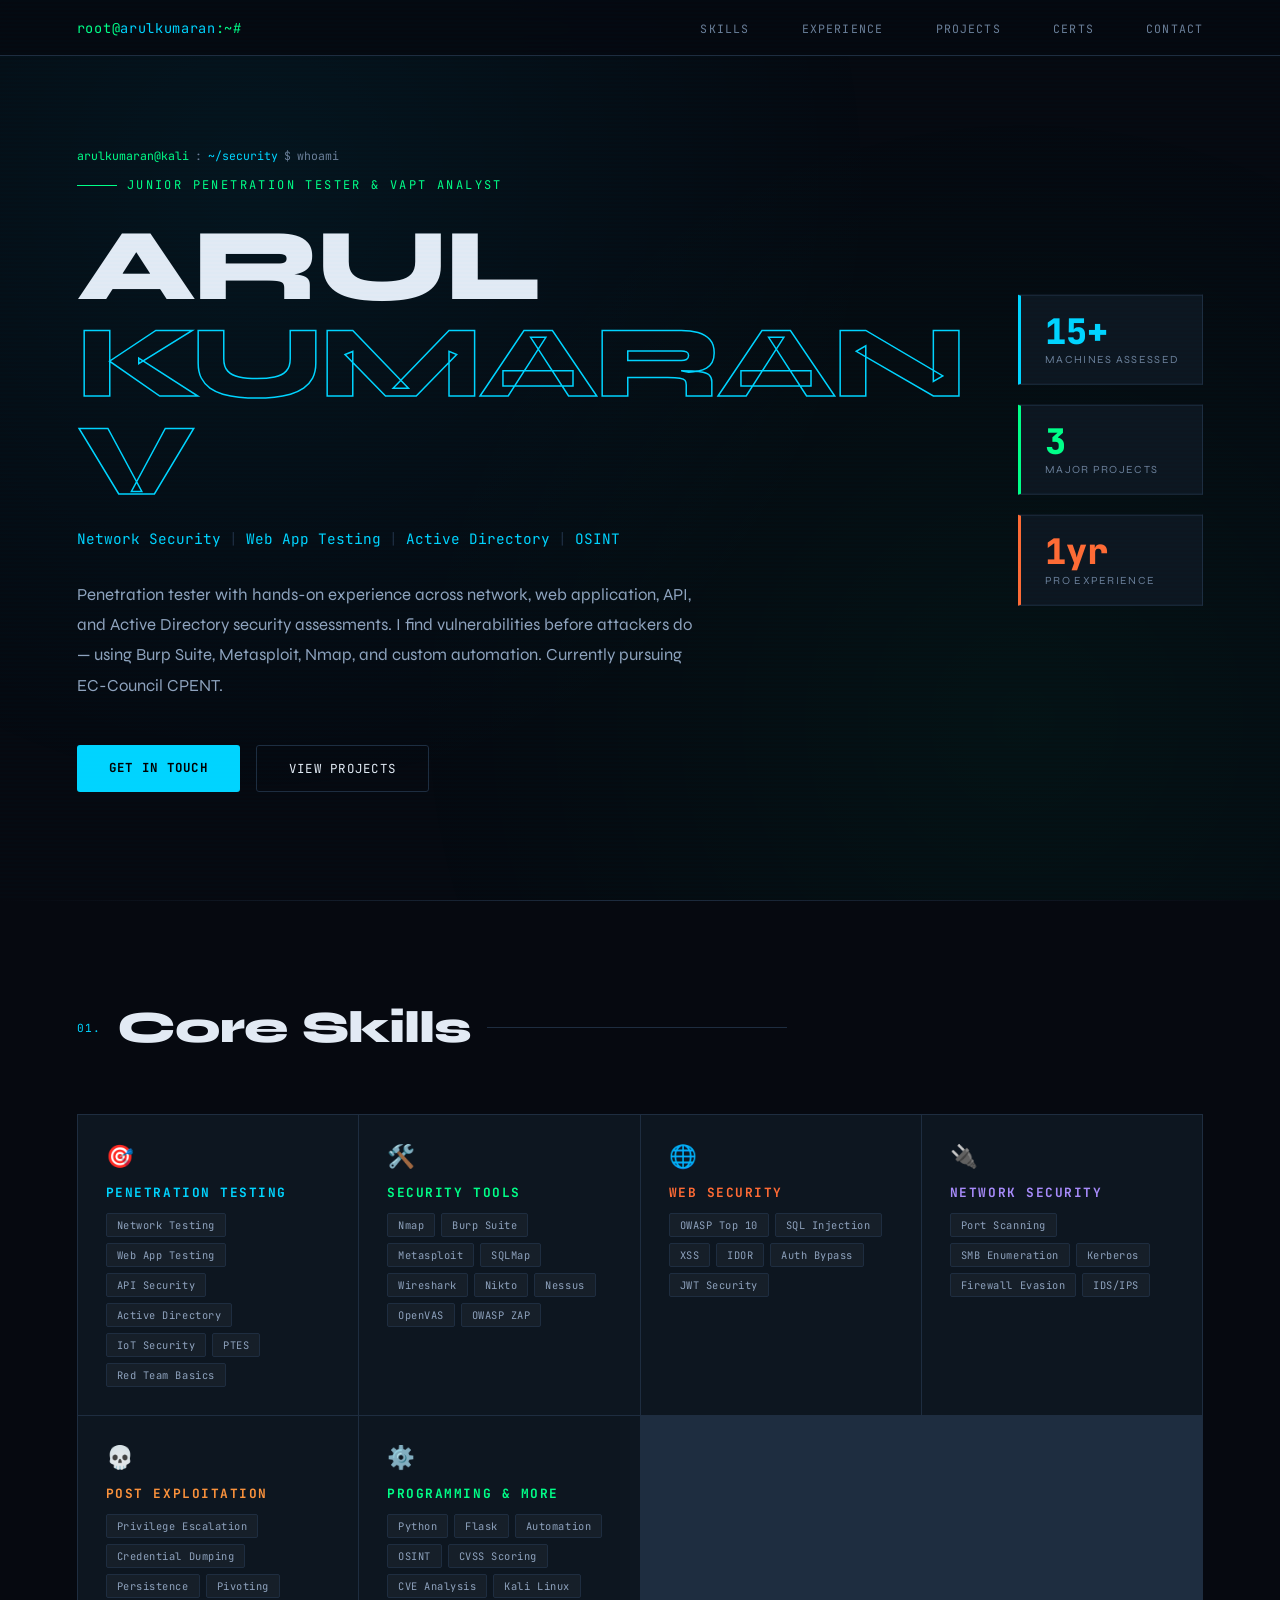
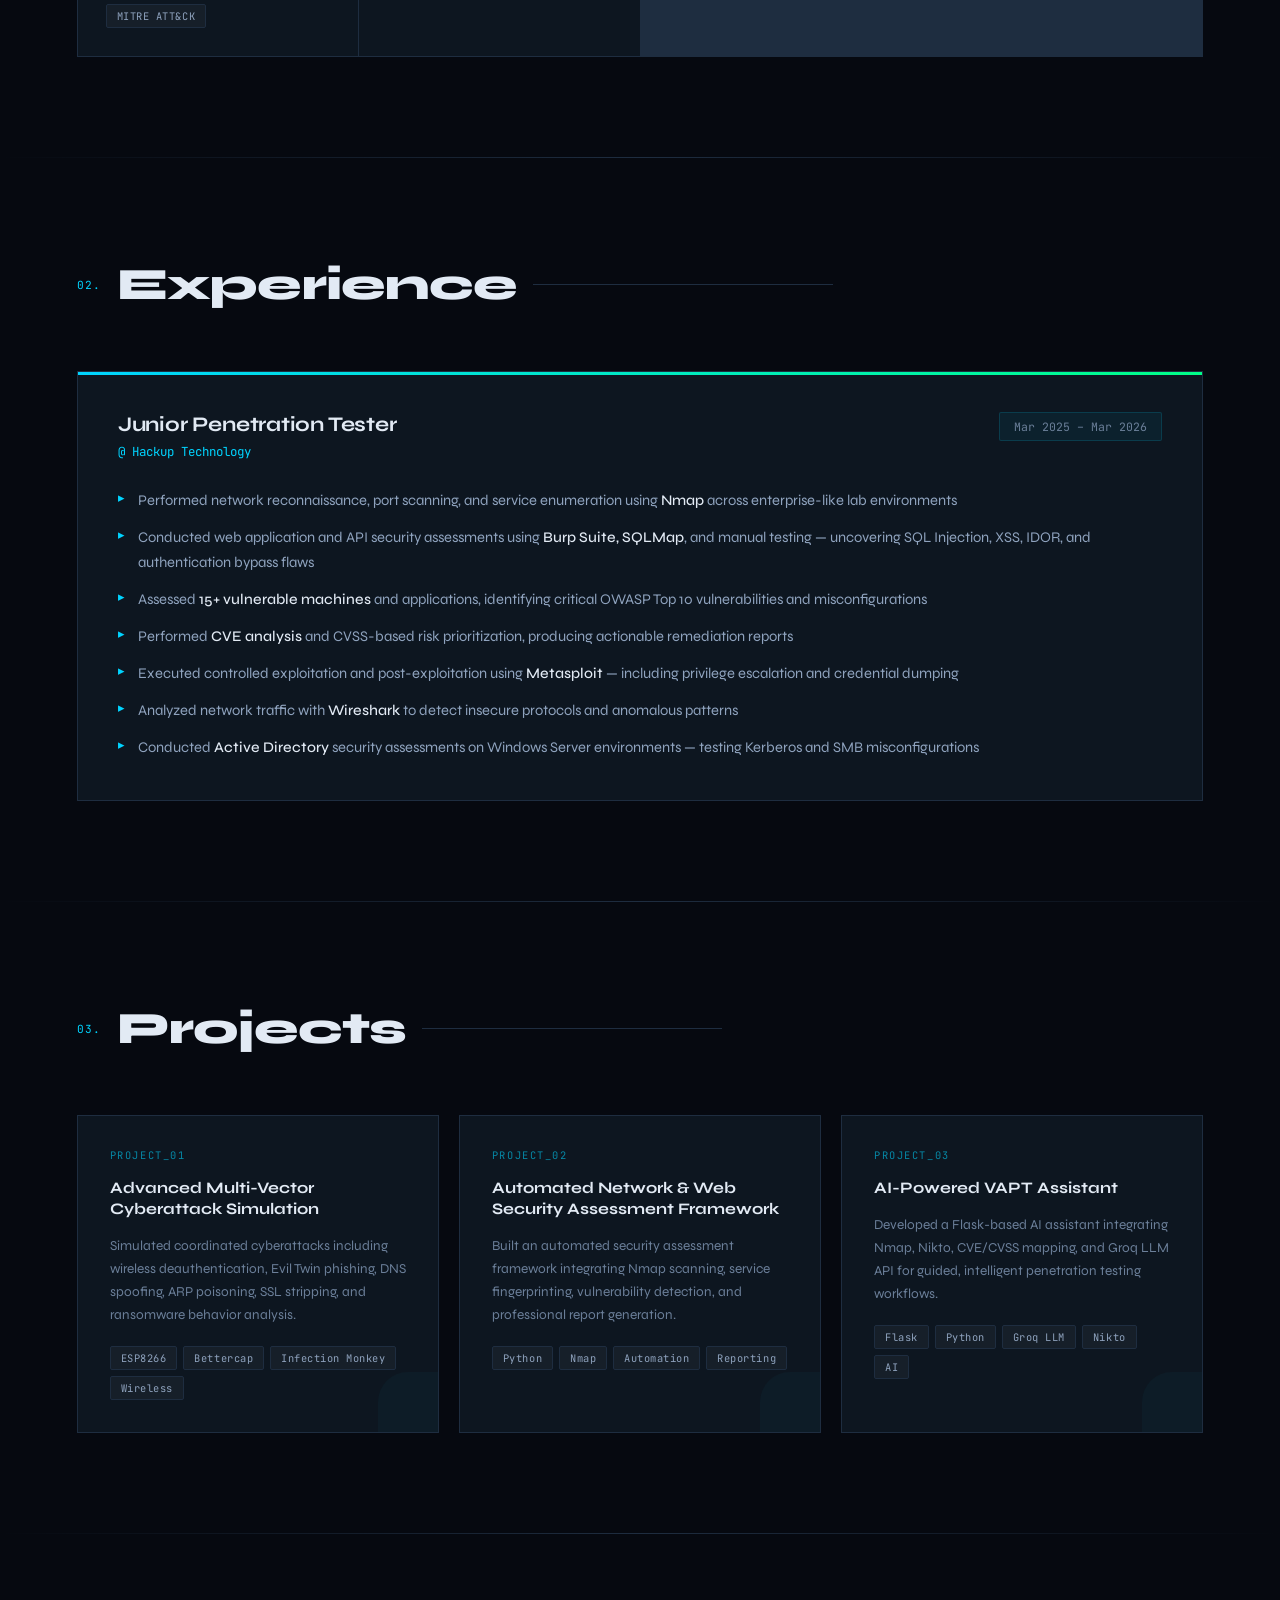
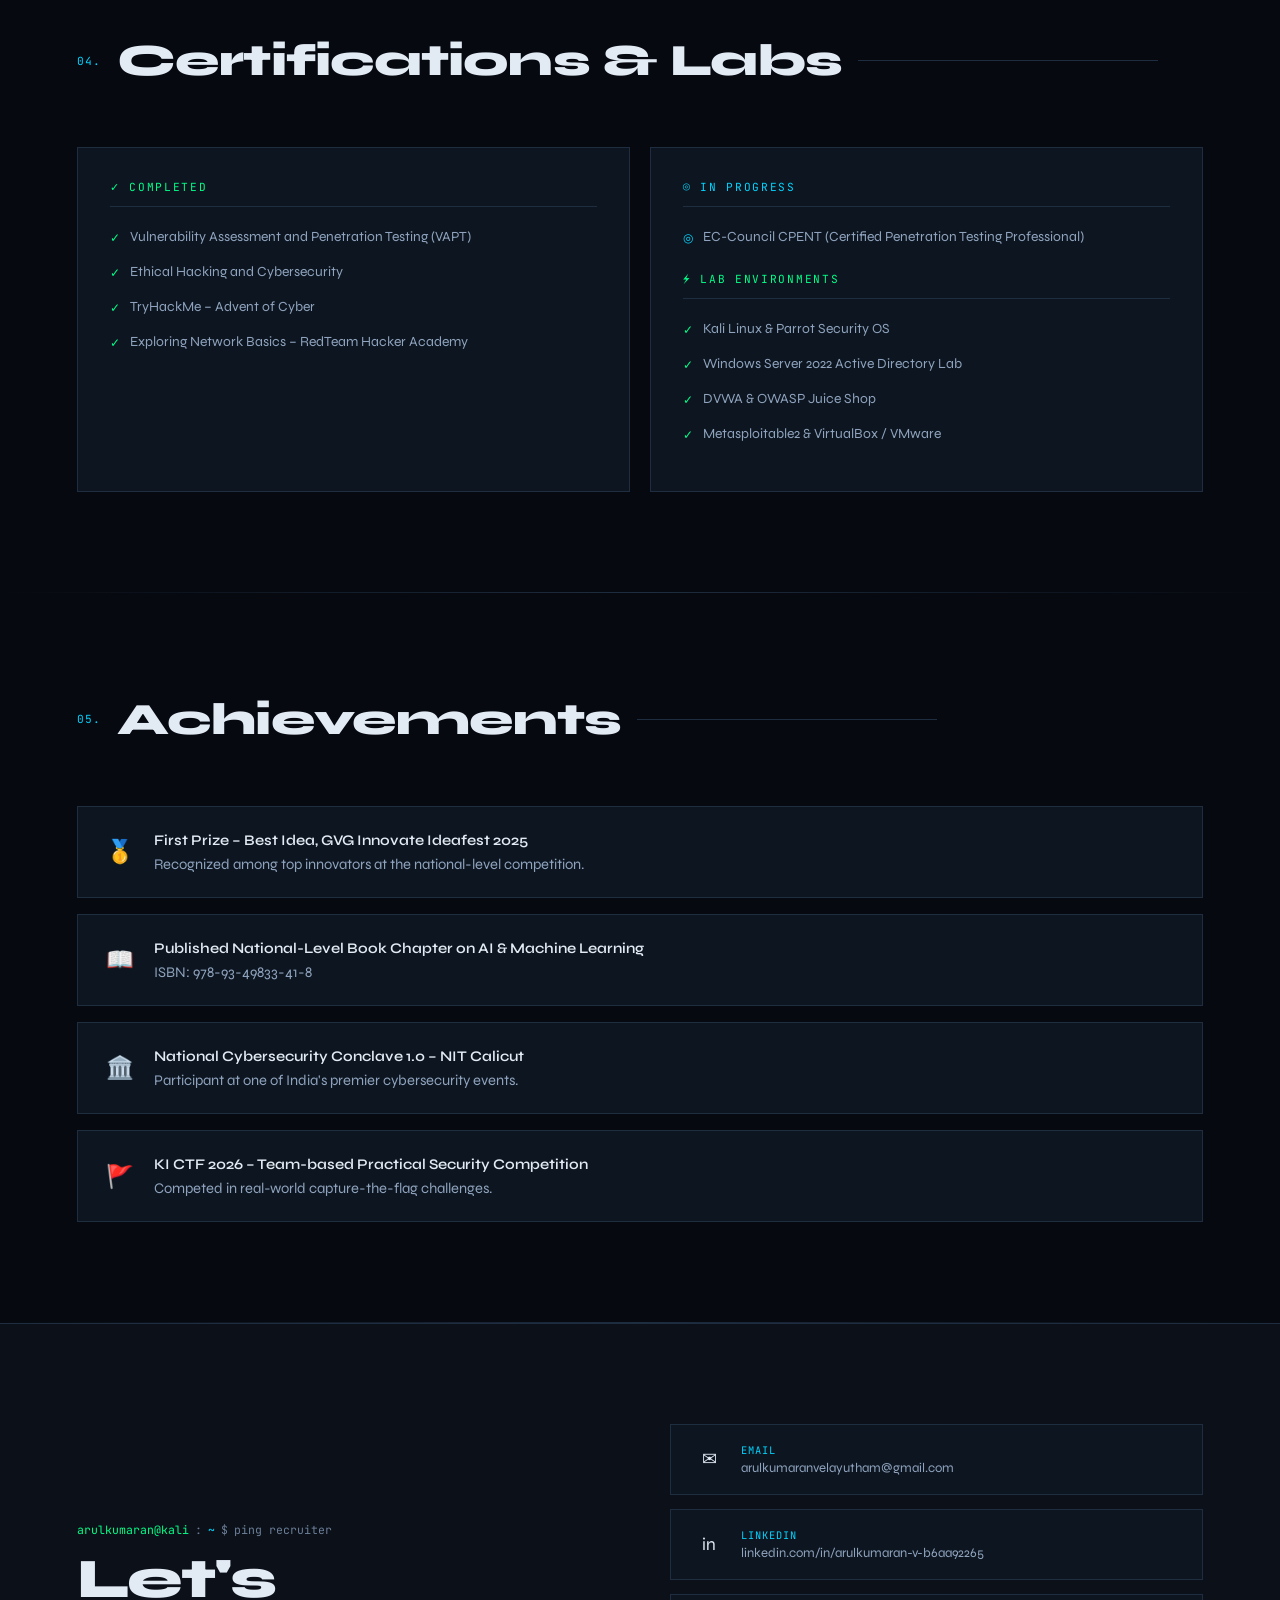
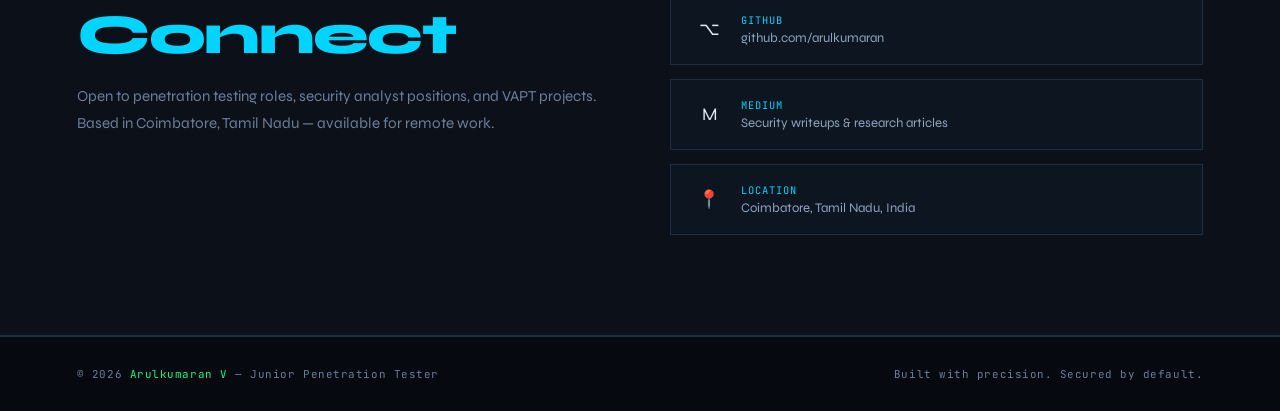
<file: index.html>
<!DOCTYPE html>
<html lang="en">
<head>
<meta charset="UTF-8">
<meta name="viewport" content="width=device-width, initial-scale=1.0">
<title>Arulkumaran  — Penetration Tester</title>
<link href="https://fonts.googleapis.com/css2?family=JetBrains+Mono:wght@300;400;500;700&family=Syne:wght@400;500;700;800&display=swap" rel="stylesheet">
<style>
:root {
  --bg: #060910;
  --bg2: #0c1018;
  --bg3: #111827;
  --border: #1e2d40;
  --accent: #00d4ff;
  --accent2: #00ff88;
  --accent3: #ff6b35;
  --text: #e2eaf4;
  --muted: #6b7f99;
  --card: #0d1620;
}

* { margin: 0; padding: 0; box-sizing: border-box; scroll-behavior: smooth; }

body {
  background: var(--bg);
  color: var(--text);
  font-family: 'Syne', sans-serif;
  overflow-x: hidden;
}

/* Scanline overlay */
body::before {
  content: '';
  position: fixed;
  inset: 0;
  background: repeating-linear-gradient(0deg, transparent, transparent 2px, rgba(0,212,255,0.012) 2px, rgba(0,212,255,0.012) 4px);
  pointer-events: none;
  z-index: 9999;
}

/* Grid noise background */
body::after {
  content: '';
  position: fixed;
  inset: 0;
  background-image: radial-gradient(circle at 20% 20%, rgba(0,212,255,0.06) 0%, transparent 50%), radial-gradient(circle at 80% 80%, rgba(0,255,136,0.04) 0%, transparent 50%);
  pointer-events: none;
  z-index: 0;
}

/* NAV */
nav {
  position: fixed;
  top: 0; width: 100%;
  z-index: 1000;
  padding: 18px 6%;
  display: flex;
  justify-content: space-between;
  align-items: center;
  background: rgba(6,9,16,0.85);
  backdrop-filter: blur(20px);
  border-bottom: 1px solid var(--border);
}

.nav-logo {
  font-family: 'JetBrains Mono', monospace;
  font-size: 0.85rem;
  color: var(--accent);
  letter-spacing: 0.05em;
}

.nav-logo span { color: var(--accent2); }

.nav-links {
  display: flex;
  list-style: none;
  gap: 32px;
}

.nav-links a {
  font-family: 'JetBrains Mono', monospace;
  font-size: 0.72rem;
  color: var(--muted);
  text-decoration: none;
  letter-spacing: 0.1em;
  text-transform: uppercase;
  transition: color 0.2s;
  position: relative;
}

.nav-links a::before {
  content: '//';
  color: var(--accent);
  margin-right: 4px;
  opacity: 0;
  transition: opacity 0.2s;
}

.nav-links a:hover { color: var(--text); }
.nav-links a:hover::before { opacity: 1; }

/* HERO */
.hero {
  min-height: 100vh;
  display: flex;
  align-items: center;
  padding: 100px 6% 60px;
  position: relative;
  z-index: 1;
}

.hero-inner {
  max-width: 900px;
}

.hero-tag {
  font-family: 'JetBrains Mono', monospace;
  font-size: 0.75rem;
  color: var(--accent2);
  letter-spacing: 0.2em;
  text-transform: uppercase;
  margin-bottom: 24px;
  display: flex;
  align-items: center;
  gap: 10px;
}

.hero-tag::before {
  content: '';
  display: inline-block;
  width: 40px; height: 1px;
  background: var(--accent2);
}

.hero h1 {
  font-size: clamp(3rem, 8vw, 6.5rem);
  font-weight: 800;
  line-height: 0.95;
  letter-spacing: -0.03em;
  margin-bottom: 20px;
}

.hero h1 .name-line {
  display: block;
}

.hero h1 .highlight {
  color: transparent;
  -webkit-text-stroke: 1.5px var(--accent);
  position: relative;
}

.hero-subtitle {
  font-family: 'JetBrains Mono', monospace;
  font-size: 0.9rem;
  color: var(--muted);
  margin-bottom: 32px;
  display: flex;
  align-items: center;
  gap: 8px;
  flex-wrap: wrap;
}

.hero-subtitle .pipe { color: var(--border); }
.hero-subtitle .role { color: var(--accent); }

.hero-bio {
  font-size: 1.05rem;
  color: #8fa3be;
  line-height: 1.8;
  max-width: 620px;
  margin-bottom: 44px;
  font-weight: 400;
}

.hero-cta {
  display: flex;
  gap: 16px;
  flex-wrap: wrap;
}

.btn-primary {
  padding: 14px 32px;
  background: var(--accent);
  color: #000;
  text-decoration: none;
  font-family: 'JetBrains Mono', monospace;
  font-size: 0.78rem;
  font-weight: 700;
  letter-spacing: 0.1em;
  text-transform: uppercase;
  border-radius: 3px;
  transition: all 0.2s;
}

.btn-primary:hover {
  background: var(--accent2);
  transform: translateY(-2px);
}

.btn-outline {
  padding: 14px 32px;
  background: transparent;
  color: var(--text);
  text-decoration: none;
  font-family: 'JetBrains Mono', monospace;
  font-size: 0.78rem;
  letter-spacing: 0.1em;
  text-transform: uppercase;
  border-radius: 3px;
  border: 1px solid var(--border);
  transition: all 0.2s;
}

.btn-outline:hover {
  border-color: var(--accent);
  color: var(--accent);
}

/* Floating stats */
.hero-stats {
  position: absolute;
  right: 6%;
  top: 50%;
  transform: translateY(-50%);
  display: flex;
  flex-direction: column;
  gap: 20px;
}

.stat-box {
  background: var(--card);
  border: 1px solid var(--border);
  border-left: 3px solid var(--accent);
  padding: 18px 24px;
  min-width: 160px;
}

.stat-box .num {
  font-size: 2.2rem;
  font-weight: 800;
  color: var(--accent);
  line-height: 1;
  font-family: 'JetBrains Mono', monospace;
}

.stat-box .label {
  font-size: 0.68rem;
  color: var(--muted);
  text-transform: uppercase;
  letter-spacing: 0.12em;
  margin-top: 4px;
}

.stat-box:nth-child(2) { border-left-color: var(--accent2); }
.stat-box:nth-child(2) .num { color: var(--accent2); }
.stat-box:nth-child(3) { border-left-color: var(--accent3); }
.stat-box:nth-child(3) .num { color: var(--accent3); }

/* SECTIONS */
section {
  padding: 100px 6%;
  position: relative;
  z-index: 1;
}

.section-header {
  display: flex;
  align-items: center;
  gap: 16px;
  margin-bottom: 60px;
}

.section-num {
  font-family: 'JetBrains Mono', monospace;
  font-size: 0.7rem;
  color: var(--accent);
  letter-spacing: 0.1em;
}

.section-title {
  font-size: clamp(1.8rem, 4vw, 2.8rem);
  font-weight: 800;
  letter-spacing: -0.02em;
}

.section-line {
  flex: 1;
  height: 1px;
  background: var(--border);
  max-width: 300px;
}

/* SKILLS */
.skills-grid {
  display: grid;
  grid-template-columns: repeat(auto-fit, minmax(260px, 1fr));
  gap: 1px;
  background: var(--border);
  border: 1px solid var(--border);
}

.skill-cell {
  background: var(--card);
  padding: 28px;
  transition: background 0.2s;
  position: relative;
  overflow: hidden;
}

.skill-cell::before {
  content: '';
  position: absolute;
  top: 0; left: 0;
  width: 3px; height: 0;
  background: var(--accent);
  transition: height 0.3s;
}

.skill-cell:hover::before { height: 100%; }
.skill-cell:hover { background: var(--bg3); }

.skill-cell:nth-child(2)::before { background: var(--accent2); }
.skill-cell:nth-child(3)::before { background: var(--accent3); }
.skill-cell:nth-child(4)::before { background: #a78bfa; }
.skill-cell:nth-child(5)::before { background: #fb923c; }
.skill-cell:nth-child(6)::before { background: var(--accent2); }

.skill-icon {
  font-size: 1.4rem;
  margin-bottom: 14px;
}

.skill-cell h3 {
  font-size: 0.8rem;
  font-weight: 700;
  text-transform: uppercase;
  letter-spacing: 0.12em;
  color: var(--accent);
  margin-bottom: 12px;
  font-family: 'JetBrains Mono', monospace;
}

.skill-cell:nth-child(2) h3 { color: var(--accent2); }
.skill-cell:nth-child(3) h3 { color: var(--accent3); }
.skill-cell:nth-child(4) h3 { color: #a78bfa; }
.skill-cell:nth-child(5) h3 { color: #fb923c; }
.skill-cell:nth-child(6) h3 { color: var(--accent2); }

.skill-tags {
  display: flex;
  flex-wrap: wrap;
  gap: 6px;
}

.tag {
  font-family: 'JetBrains Mono', monospace;
  font-size: 0.65rem;
  padding: 4px 10px;
  background: rgba(255,255,255,0.04);
  border: 1px solid var(--border);
  border-radius: 2px;
  color: #8fa3be;
  letter-spacing: 0.05em;
}

/* EXPERIENCE */
.exp-block {
  background: var(--card);
  border: 1px solid var(--border);
  padding: 40px;
  position: relative;
  overflow: hidden;
}

.exp-block::before {
  content: '';
  position: absolute;
  top: 0; left: 0;
  width: 100%; height: 3px;
  background: linear-gradient(90deg, var(--accent), var(--accent2));
}

.exp-header {
  display: flex;
  justify-content: space-between;
  align-items: flex-start;
  margin-bottom: 28px;
  flex-wrap: wrap;
  gap: 12px;
}

.exp-title {
  font-size: 1.3rem;
  font-weight: 700;
  letter-spacing: -0.01em;
}

.exp-company {
  color: var(--accent);
  font-family: 'JetBrains Mono', monospace;
  font-size: 0.78rem;
  margin-top: 6px;
}

.exp-period {
  font-family: 'JetBrains Mono', monospace;
  font-size: 0.72rem;
  color: var(--muted);
  background: rgba(0,212,255,0.06);
  border: 1px solid rgba(0,212,255,0.15);
  padding: 6px 14px;
  border-radius: 2px;
  white-space: nowrap;
}

.exp-list {
  list-style: none;
  display: flex;
  flex-direction: column;
  gap: 12px;
}

.exp-list li {
  font-size: 0.92rem;
  color: #8fa3be;
  line-height: 1.7;
  padding-left: 20px;
  position: relative;
}

.exp-list li::before {
  content: '▸';
  position: absolute;
  left: 0;
  color: var(--accent);
  font-size: 0.8rem;
}

.exp-list li strong {
  color: var(--text);
  font-weight: 500;
}

/* PROJECTS */
.projects-grid {
  display: grid;
  grid-template-columns: repeat(auto-fit, minmax(300px, 1fr));
  gap: 20px;
}

.project-card {
  background: var(--card);
  border: 1px solid var(--border);
  padding: 32px;
  transition: all 0.3s;
  position: relative;
  overflow: hidden;
  cursor: default;
}

.project-card::after {
  content: '';
  position: absolute;
  bottom: 0; right: 0;
  width: 60px; height: 60px;
  background: var(--accent);
  opacity: 0.03;
  border-radius: 50% 0 0 0;
  transition: all 0.3s;
}

.project-card:hover {
  border-color: rgba(0,212,255,0.3);
  transform: translateY(-4px);
}

.project-card:hover::after {
  width: 120px; height: 120px;
  opacity: 0.06;
}

.project-num {
  font-family: 'JetBrains Mono', monospace;
  font-size: 0.65rem;
  color: var(--accent);
  letter-spacing: 0.15em;
  margin-bottom: 16px;
  opacity: 0.6;
}

.project-card h3 {
  font-size: 1rem;
  font-weight: 700;
  margin-bottom: 14px;
  line-height: 1.3;
}

.project-card p {
  font-size: 0.85rem;
  color: var(--muted);
  line-height: 1.7;
  margin-bottom: 20px;
}

.project-tech {
  display: flex;
  flex-wrap: wrap;
  gap: 6px;
}

/* CERTS */
.certs-grid {
  display: grid;
  grid-template-columns: 1fr 1fr;
  gap: 20px;
}

.cert-group {
  background: var(--card);
  border: 1px solid var(--border);
  padding: 32px;
}

.cert-group-title {
  font-family: 'JetBrains Mono', monospace;
  font-size: 0.7rem;
  text-transform: uppercase;
  letter-spacing: 0.15em;
  margin-bottom: 20px;
  padding-bottom: 12px;
  border-bottom: 1px solid var(--border);
}

.cert-group-title.completed { color: var(--accent2); }
.cert-group-title.inprogress { color: var(--accent); }

.cert-item {
  display: flex;
  align-items: flex-start;
  gap: 10px;
  margin-bottom: 14px;
  font-size: 0.87rem;
  color: #8fa3be;
  line-height: 1.5;
}

.cert-item::before {
  content: '✓';
  color: var(--accent2);
  font-size: 0.75rem;
  flex-shrink: 0;
  margin-top: 2px;
}

.cert-group .inprogress-item::before {
  content: '◎';
  color: var(--accent);
}

/* ACHIEVEMENTS */
.achieve-list {
  display: flex;
  flex-direction: column;
  gap: 16px;
}

.achieve-item {
  display: flex;
  align-items: center;
  gap: 20px;
  padding: 22px 28px;
  background: var(--card);
  border: 1px solid var(--border);
  transition: all 0.2s;
}

.achieve-item:hover {
  border-color: rgba(0,212,255,0.2);
  background: var(--bg3);
}

.achieve-icon {
  font-size: 1.4rem;
  flex-shrink: 0;
}

.achieve-item p {
  font-size: 0.92rem;
  color: #8fa3be;
  line-height: 1.5;
}

.achieve-item p strong {
  display: block;
  color: var(--text);
  font-weight: 600;
  margin-bottom: 2px;
}

/* CONTACT */
.contact-section {
  background: var(--bg2);
  border-top: 1px solid var(--border);
  border-bottom: 1px solid var(--border);
}

.contact-inner {
  display: grid;
  grid-template-columns: 1fr 1fr;
  gap: 60px;
  align-items: center;
}

.contact-text h2 {
  font-size: clamp(2rem, 5vw, 3.5rem);
  font-weight: 800;
  letter-spacing: -0.03em;
  line-height: 1;
  margin-bottom: 20px;
}

.contact-text h2 span { color: var(--accent); }

.contact-text p {
  color: var(--muted);
  font-size: 0.95rem;
  line-height: 1.8;
}

.contact-links {
  display: flex;
  flex-direction: column;
  gap: 14px;
}

.contact-link {
  display: flex;
  align-items: center;
  gap: 16px;
  padding: 18px 22px;
  background: var(--card);
  border: 1px solid var(--border);
  text-decoration: none;
  transition: all 0.2s;
  color: var(--text);
}

.contact-link:hover {
  border-color: var(--accent);
  background: rgba(0,212,255,0.04);
}

.contact-link-icon {
  font-size: 1.1rem;
  width: 32px;
  text-align: center;
}

.contact-link-text {
  font-size: 0.85rem;
}

.contact-link-text .cl-label {
  font-family: 'JetBrains Mono', monospace;
  font-size: 0.65rem;
  color: var(--accent);
  text-transform: uppercase;
  letter-spacing: 0.1em;
  display: block;
  margin-bottom: 2px;
}

.contact-link-text .cl-value {
  color: #8fa3be;
  font-size: 0.82rem;
}

/* FOOTER */
footer {
  padding: 30px 6%;
  border-top: 1px solid var(--border);
  display: flex;
  justify-content: space-between;
  align-items: center;
  z-index: 1;
  position: relative;
}

footer p {
  font-family: 'JetBrains Mono', monospace;
  font-size: 0.68rem;
  color: var(--muted);
  letter-spacing: 0.05em;
}

footer .footer-accent { color: var(--accent2); }

/* SCROLL TOP */
#scrollTop {
  position: fixed;
  bottom: 28px; right: 28px;
  width: 44px; height: 44px;
  background: var(--accent);
  color: #000;
  border: none;
  border-radius: 3px;
  font-size: 1.1rem;
  cursor: pointer;
  display: none;
  align-items: center;
  justify-content: center;
  z-index: 999;
  font-weight: 700;
  transition: all 0.2s;
}

#scrollTop:hover { background: var(--accent2); }

/* ANIMATIONS */
@keyframes fadeUp {
  from { opacity: 0; transform: translateY(30px); }
  to { opacity: 1; transform: translateY(0); }
}

@keyframes blink {
  0%, 100% { opacity: 1; }
  50% { opacity: 0; }
}

.cursor {
  display: inline-block;
  width: 3px; height: 0.85em;
  background: var(--accent);
  vertical-align: middle;
  animation: blink 1s infinite;
  margin-left: 4px;
}

.fade-in {
  opacity: 0;
  transform: translateY(24px);
  transition: opacity 0.7s ease, transform 0.7s ease;
}

.fade-in.visible {
  opacity: 1;
  transform: translateY(0);
}

/* Terminal prompt decoration */
.terminal-line {
  font-family: 'JetBrains Mono', monospace;
  font-size: 0.72rem;
  color: var(--muted);
  margin-bottom: 14px;
  display: flex;
  align-items: center;
  gap: 6px;
}

.terminal-line .prompt { color: var(--accent2); }
.terminal-line .path { color: var(--accent); }

/* DIVIDER */
.divider {
  width: 100%;
  height: 1px;
  background: linear-gradient(90deg, transparent, var(--border), transparent);
  margin: 0;
}

/* RESPONSIVE */
@media (max-width: 900px) {
  .hero-stats { display: none; }
  .certs-grid { grid-template-columns: 1fr; }
  .contact-inner { grid-template-columns: 1fr; gap: 40px; }
  .nav-links { display: none; }
}

@media (max-width: 600px) {
  nav { padding: 14px 5%; }
  section { padding: 70px 5%; }
  .hero { padding: 90px 5% 50px; }
  footer { flex-direction: column; gap: 8px; text-align: center; }
}
</style>
</head>
<body>

<!-- NAV -->
<nav>
  <div class="nav-logo">
    <span>root@</span>arulkumaran<span>:~#</span>
  </div>
  <ul class="nav-links">
    <li><a href="#skills">skills</a></li>
    <li><a href="#experience">experience</a></li>
    <li><a href="#projects">projects</a></li>
    <li><a href="#certs">certs</a></li>
    <li><a href="#contact">contact</a></li>
  </ul>
</nav>

<!-- HERO -->
<section class="hero">
  <div class="hero-inner">
    <div class="terminal-line">
      <span class="prompt">arulkumaran@kali</span>
      <span>:</span>
      <span class="path">~/security</span>
      <span>$</span>
      <span>whoami</span>
    </div>

    <div class="hero-tag">Junior Penetration Tester &amp; VAPT Analyst</div>

    <h1>
      <span class="name-line">ARUL</span>
      <span class="name-line highlight">KUMARAN V</span>
    </h1>

    <div class="hero-subtitle">
      <span class="role">Network Security</span>
      <span class="pipe">|</span>
      <span class="role">Web App Testing</span>
      <span class="pipe">|</span>
      <span class="role">Active Directory</span>
      <span class="pipe">|</span>
      <span class="role">OSINT</span>
    </div>

    <p class="hero-bio">
      Penetration tester with hands-on experience across network, web application, API, and Active Directory security assessments. I find vulnerabilities before attackers do — using Burp Suite, Metasploit, Nmap, and custom automation. Currently pursuing EC-Council CPENT.
    </p>

    <div class="hero-cta">
      <a href="#contact" class="btn-primary">Get In Touch</a>
      <a href="#projects" class="btn-outline">View Projects</a>
    </div>
  </div>

  <div class="hero-stats">
    <div class="stat-box">
      <div class="num">15+</div>
      <div class="label">Machines Assessed</div>
    </div>
    <div class="stat-box">
      <div class="num">3</div>
      <div class="label">Major Projects</div>
    </div>
    <div class="stat-box">
      <div class="num">1yr</div>
      <div class="label">Pro Experience</div>
    </div>
  </div>
</section>

<div class="divider"></div>

<!-- SKILLS -->
<section id="skills">
  <div class="section-header fade-in">
    <span class="section-num">01.</span>
    <h2 class="section-title">Core Skills</h2>
    <div class="section-line"></div>
  </div>

  <div class="skills-grid fade-in">
    <div class="skill-cell">
      <div class="skill-icon">🎯</div>
      <h3>Penetration Testing</h3>
      <div class="skill-tags">
        <span class="tag">Network Testing</span>
        <span class="tag">Web App Testing</span>
        <span class="tag">API Security</span>
        <span class="tag">Active Directory</span>
        <span class="tag">IoT Security</span>
        <span class="tag">PTES</span>
        <span class="tag">Red Team Basics</span>
      </div>
    </div>

    <div class="skill-cell">
      <div class="skill-icon">🛠️</div>
      <h3>Security Tools</h3>
      <div class="skill-tags">
        <span class="tag">Nmap</span>
        <span class="tag">Burp Suite</span>
        <span class="tag">Metasploit</span>
        <span class="tag">SQLMap</span>
        <span class="tag">Wireshark</span>
        <span class="tag">Nikto</span>
        <span class="tag">Nessus</span>
        <span class="tag">OpenVAS</span>
        <span class="tag">OWASP ZAP</span>
      </div>
    </div>

    <div class="skill-cell">
      <div class="skill-icon">🌐</div>
      <h3>Web Security</h3>
      <div class="skill-tags">
        <span class="tag">OWASP Top 10</span>
        <span class="tag">SQL Injection</span>
        <span class="tag">XSS</span>
        <span class="tag">IDOR</span>
        <span class="tag">Auth Bypass</span>
        <span class="tag">JWT Security</span>
      </div>
    </div>

    <div class="skill-cell">
      <div class="skill-icon">🔌</div>
      <h3>Network Security</h3>
      <div class="skill-tags">
        <span class="tag">Port Scanning</span>
        <span class="tag">SMB Enumeration</span>
        <span class="tag">Kerberos</span>
        <span class="tag">Firewall Evasion</span>
        <span class="tag">IDS/IPS</span>
      </div>
    </div>

    <div class="skill-cell">
      <div class="skill-icon">💀</div>
      <h3>Post Exploitation</h3>
      <div class="skill-tags">
        <span class="tag">Privilege Escalation</span>
        <span class="tag">Credential Dumping</span>
        <span class="tag">Persistence</span>
        <span class="tag">Pivoting</span>
        <span class="tag">MITRE ATT&CK</span>
      </div>
    </div>

    <div class="skill-cell">
      <div class="skill-icon">⚙️</div>
      <h3>Programming &amp; More</h3>
      <div class="skill-tags">
        <span class="tag">Python</span>
        <span class="tag">Flask</span>
        <span class="tag">Automation</span>
        <span class="tag">OSINT</span>
        <span class="tag">CVSS Scoring</span>
        <span class="tag">CVE Analysis</span>
        <span class="tag">Kali Linux</span>
      </div>
    </div>
  </div>
</section>

<div class="divider"></div>

<!-- EXPERIENCE -->
<section id="experience">
  <div class="section-header fade-in">
    <span class="section-num">02.</span>
    <h2 class="section-title">Experience</h2>
    <div class="section-line"></div>
  </div>

  <div class="exp-block fade-in">
    <div class="exp-header">
      <div>
        <div class="exp-title">Junior Penetration Tester</div>
        <div class="exp-company">@ Hackup Technology</div>
      </div>
      <div class="exp-period">Mar 2025 – Mar 2026</div>
    </div>

    <ul class="exp-list">
      <li>Performed network reconnaissance, port scanning, and service enumeration using <strong>Nmap</strong> across enterprise-like lab environments</li>
      <li>Conducted web application and API security assessments using <strong>Burp Suite, SQLMap</strong>, and manual testing — uncovering SQL Injection, XSS, IDOR, and authentication bypass flaws</li>
      <li>Assessed <strong>15+ vulnerable machines</strong> and applications, identifying critical OWASP Top 10 vulnerabilities and misconfigurations</li>
      <li>Performed <strong>CVE analysis</strong> and CVSS-based risk prioritization, producing actionable remediation reports</li>
      <li>Executed controlled exploitation and post-exploitation using <strong>Metasploit</strong> — including privilege escalation and credential dumping</li>
      <li>Analyzed network traffic with <strong>Wireshark</strong> to detect insecure protocols and anomalous patterns</li>
      <li>Conducted <strong>Active Directory</strong> security assessments on Windows Server environments — testing Kerberos and SMB misconfigurations</li>
    </ul>
  </div>
</section>

<div class="divider"></div>

<!-- PROJECTS -->
<section id="projects">
  <div class="section-header fade-in">
    <span class="section-num">03.</span>
    <h2 class="section-title">Projects</h2>
    <div class="section-line"></div>
  </div>

  <div class="projects-grid fade-in">
    <div class="project-card">
      <div class="project-num">PROJECT_01</div>
      <h3>Advanced Multi-Vector Cyberattack Simulation</h3>
      <p>Simulated coordinated cyberattacks including wireless deauthentication, Evil Twin phishing, DNS spoofing, ARP poisoning, SSL stripping, and ransomware behavior analysis.</p>
      <div class="project-tech">
        <span class="tag">ESP8266</span>
        <span class="tag">Bettercap</span>
        <span class="tag">Infection Monkey</span>
        <span class="tag">Wireless</span>
      </div>
    </div>

    <div class="project-card">
      <div class="project-num">PROJECT_02</div>
      <h3>Automated Network &amp; Web Security Assessment Framework</h3>
      <p>Built an automated security assessment framework integrating Nmap scanning, service fingerprinting, vulnerability detection, and professional report generation.</p>
      <div class="project-tech">
        <span class="tag">Python</span>
        <span class="tag">Nmap</span>
        <span class="tag">Automation</span>
        <span class="tag">Reporting</span>
      </div>
    </div>

    <div class="project-card">
      <div class="project-num">PROJECT_03</div>
      <h3>AI-Powered VAPT Assistant</h3>
      <p>Developed a Flask-based AI assistant integrating Nmap, Nikto, CVE/CVSS mapping, and Groq LLM API for guided, intelligent penetration testing workflows.</p>
      <div class="project-tech">
        <span class="tag">Flask</span>
        <span class="tag">Python</span>
        <span class="tag">Groq LLM</span>
        <span class="tag">Nikto</span>
        <span class="tag">AI</span>
      </div>
    </div>
  </div>
</section>

<div class="divider"></div>

<!-- CERTS + LABS -->
<section id="certs">
  <div class="section-header fade-in">
    <span class="section-num">04.</span>
    <h2 class="section-title">Certifications &amp; Labs</h2>
    <div class="section-line"></div>
  </div>

  <div class="certs-grid fade-in">
    <div class="cert-group">
      <div class="cert-group-title completed">✓ Completed</div>
      <div class="cert-item">Vulnerability Assessment and Penetration Testing (VAPT)</div>
      <div class="cert-item">Ethical Hacking and Cybersecurity</div>
      <div class="cert-item">TryHackMe – Advent of Cyber</div>
      <div class="cert-item">Exploring Network Basics – RedTeam Hacker Academy</div>
    </div>

    <div class="cert-group">
      <div class="cert-group-title inprogress">◎ In Progress</div>
      <div class="cert-item inprogress-item">EC-Council CPENT (Certified Penetration Testing Professional)</div>

      <div class="cert-group-title completed" style="margin-top: 24px;">⚡ Lab Environments</div>
      <div class="cert-item">Kali Linux &amp; Parrot Security OS</div>
      <div class="cert-item">Windows Server 2022 Active Directory Lab</div>
      <div class="cert-item">DVWA &amp; OWASP Juice Shop</div>
      <div class="cert-item">Metasploitable2 &amp; VirtualBox / VMware</div>
    </div>
  </div>
</section>

<div class="divider"></div>

<!-- ACHIEVEMENTS -->
<section>
  <div class="section-header fade-in">
    <span class="section-num">05.</span>
    <h2 class="section-title">Achievements</h2>
    <div class="section-line"></div>
  </div>

  <div class="achieve-list fade-in">
    <div class="achieve-item">
      <div class="achieve-icon">🥇</div>
      <p>
        <strong>First Prize – Best Idea, GVG Innovate Ideafest 2025</strong>
        Recognized among top innovators at the national-level competition.
      </p>
    </div>
    <div class="achieve-item">
      <div class="achieve-icon">📖</div>
      <p>
        <strong>Published National-Level Book Chapter on AI &amp; Machine Learning</strong>
        ISBN: 978-93-49833-41-8
      </p>
    </div>
    <div class="achieve-item">
      <div class="achieve-icon">🏛️</div>
      <p>
        <strong>National Cybersecurity Conclave 1.0 – NIT Calicut</strong>
        Participant at one of India's premier cybersecurity events.
      </p>
    </div>
    <div class="achieve-item">
      <div class="achieve-icon">🚩</div>
      <p>
        <strong>KI CTF 2026 – Team-based Practical Security Competition</strong>
        Competed in real-world capture-the-flag challenges.
      </p>
    </div>
  </div>
</section>

<div class="divider"></div>

<!-- CONTACT -->
<section id="contact" class="contact-section">
  <div class="contact-inner fade-in">
    <div class="contact-text">
      <div class="terminal-line">
        <span class="prompt">arulkumaran@kali</span><span>:</span><span class="path">~</span><span>$</span><span>ping recruiter</span>
      </div>
      <h2>Let's <span>Connect</span></h2>
      <p>Open to penetration testing roles, security analyst positions, and VAPT projects. Based in Coimbatore, Tamil Nadu — available for remote work.</p>
    </div>

    <div class="contact-links">
      <a href="mailto:arulkumaranvelayutham@gmail.com" class="contact-link">
        <div class="contact-link-icon">✉</div>
        <div class="contact-link-text">
          <span class="cl-label">Email</span>
          <span class="cl-value">arulkumaranvelayutham@gmail.com</span>
        </div>
      </a>

      <a href="https://www.linkedin.com/in/arulkumaran-v-b6aa92265" target="_blank" class="contact-link">
        <div class="contact-link-icon">in</div>
        <div class="contact-link-text">
          <span class="cl-label">LinkedIn</span>
          <span class="cl-value">linkedin.com/in/arulkumaran-v-b6aa92265</span>
        </div>
      </a>

      <a href="https://github.com" target="_blank" class="contact-link">
        <div class="contact-link-icon">⌥</div>
        <div class="contact-link-text">
          <span class="cl-label">GitHub</span>
          <span class="cl-value">github.com/arulkumaran</span>
        </div>
      </a>

      <a href="https://medium.com" target="_blank" class="contact-link">
        <div class="contact-link-icon">M</div>
        <div class="contact-link-text">
          <span class="cl-label">Medium</span>
          <span class="cl-value">Security writeups &amp; research articles</span>
        </div>
      </a>

      <div class="contact-link" style="cursor:default;">
        <div class="contact-link-icon">📍</div>
        <div class="contact-link-text">
          <span class="cl-label">Location</span>
          <span class="cl-value">Coimbatore, Tamil Nadu, India</span>
        </div>
      </div>
    </div>
  </div>
</section>

<!-- FOOTER -->
<footer>
  <p>© 2026 <span class="footer-accent">Arulkumaran V</span> — Junior Penetration Tester</p>
  <p>Built with precision. Secured by default.</p>
</footer>

<button id="scrollTop" title="Back to top">↑</button>

<script>
// Scroll animations
const fadeEls = document.querySelectorAll('.fade-in');
const observer = new IntersectionObserver((entries) => {
  entries.forEach((e, i) => {
    if (e.isIntersecting) {
      setTimeout(() => e.target.classList.add('visible'), i * 80);
    }
  });
}, { threshold: 0.1 });
fadeEls.forEach(el => observer.observe(el));

// Scroll top button
const btn = document.getElementById('scrollTop');
window.addEventListener('scroll', () => {
  btn.style.display = window.scrollY > 400 ? 'flex' : 'none';
});
btn.onclick = () => window.scrollTo({ top: 0, behavior: 'smooth' });
</script>

</body>
</html>
</file>
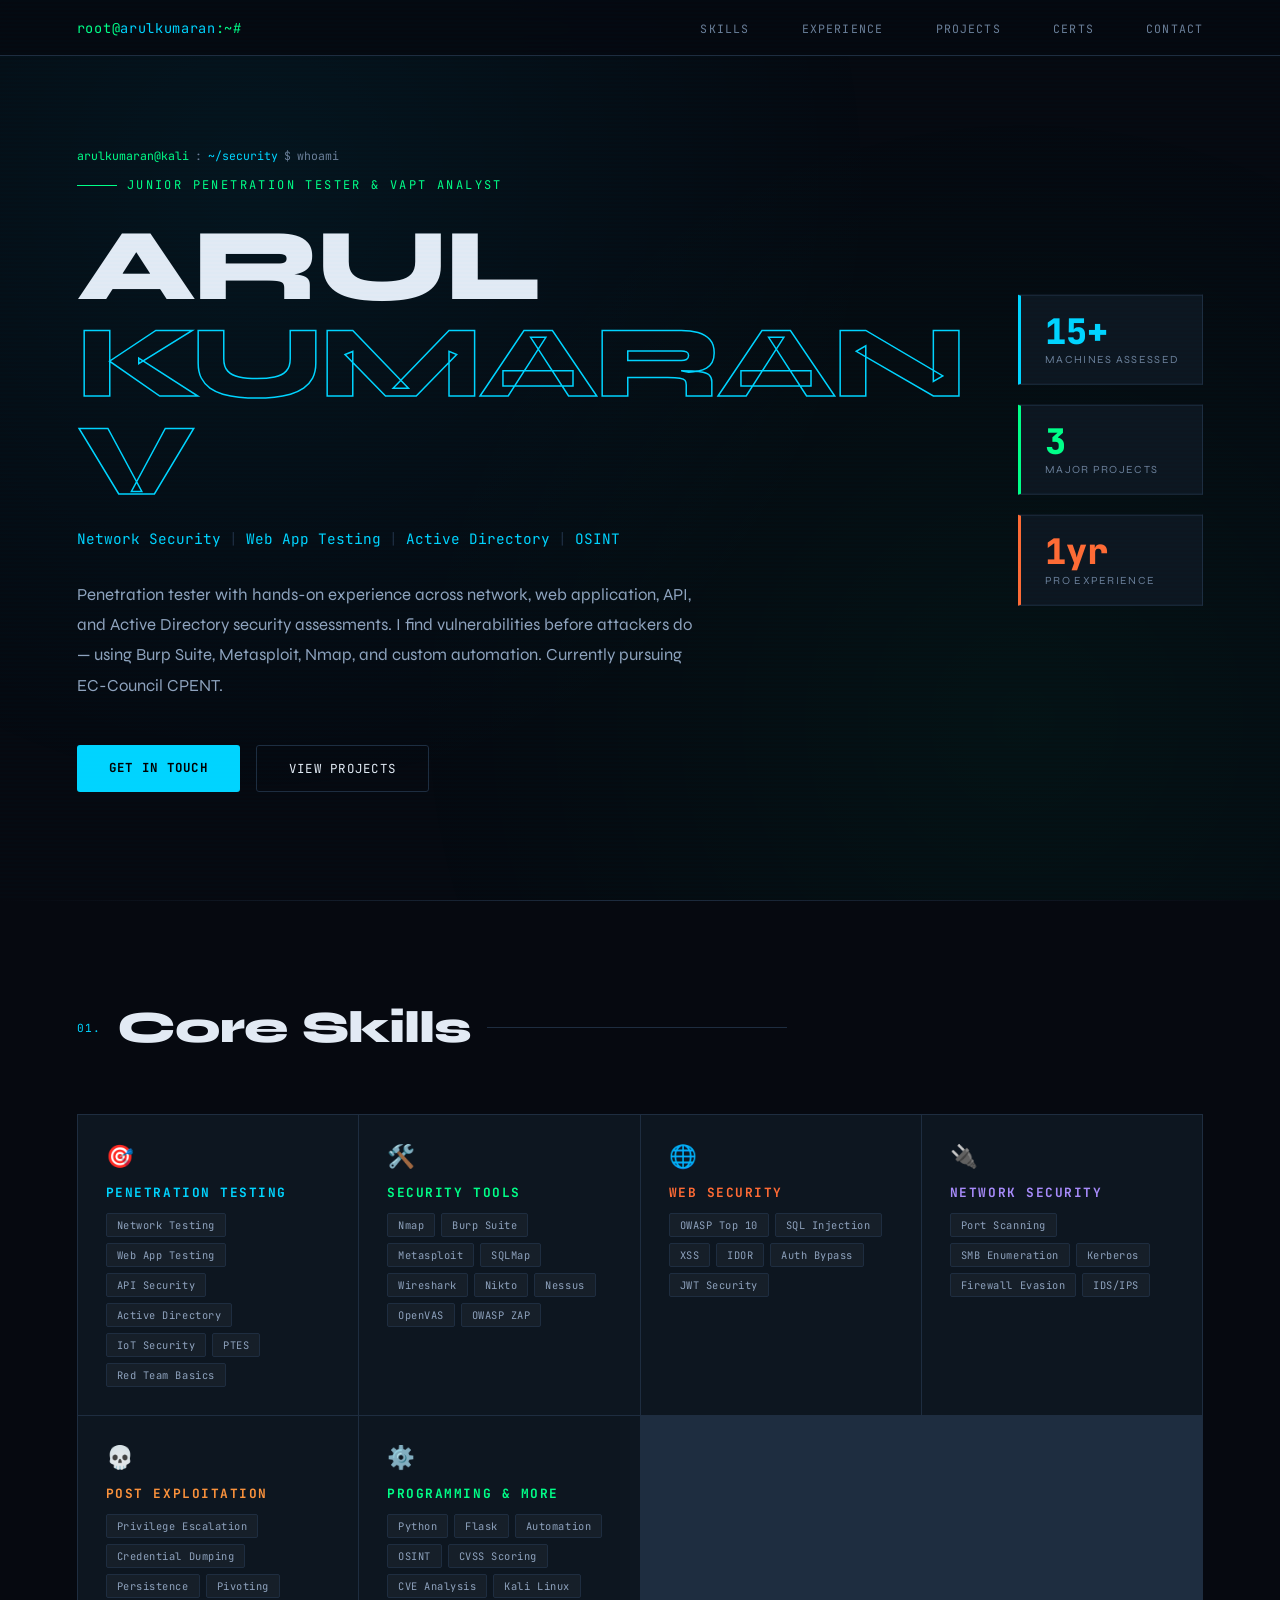
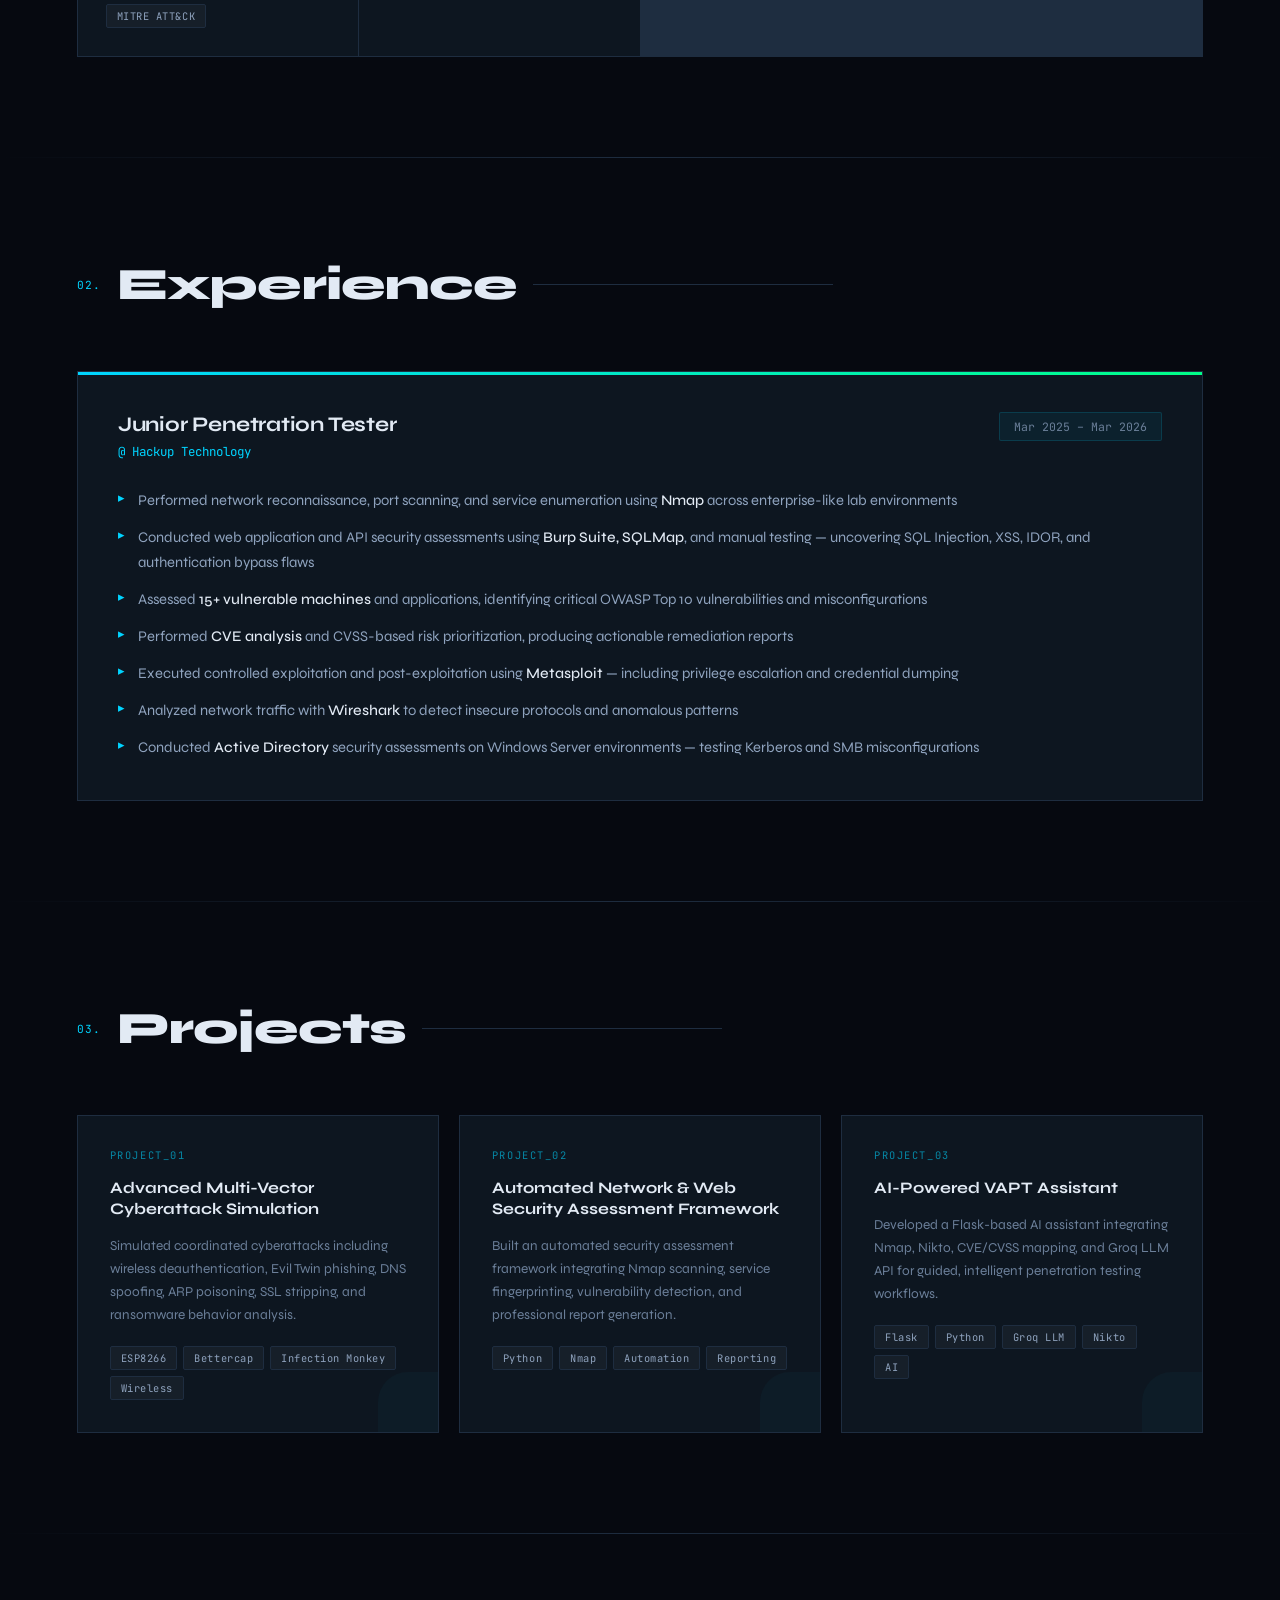
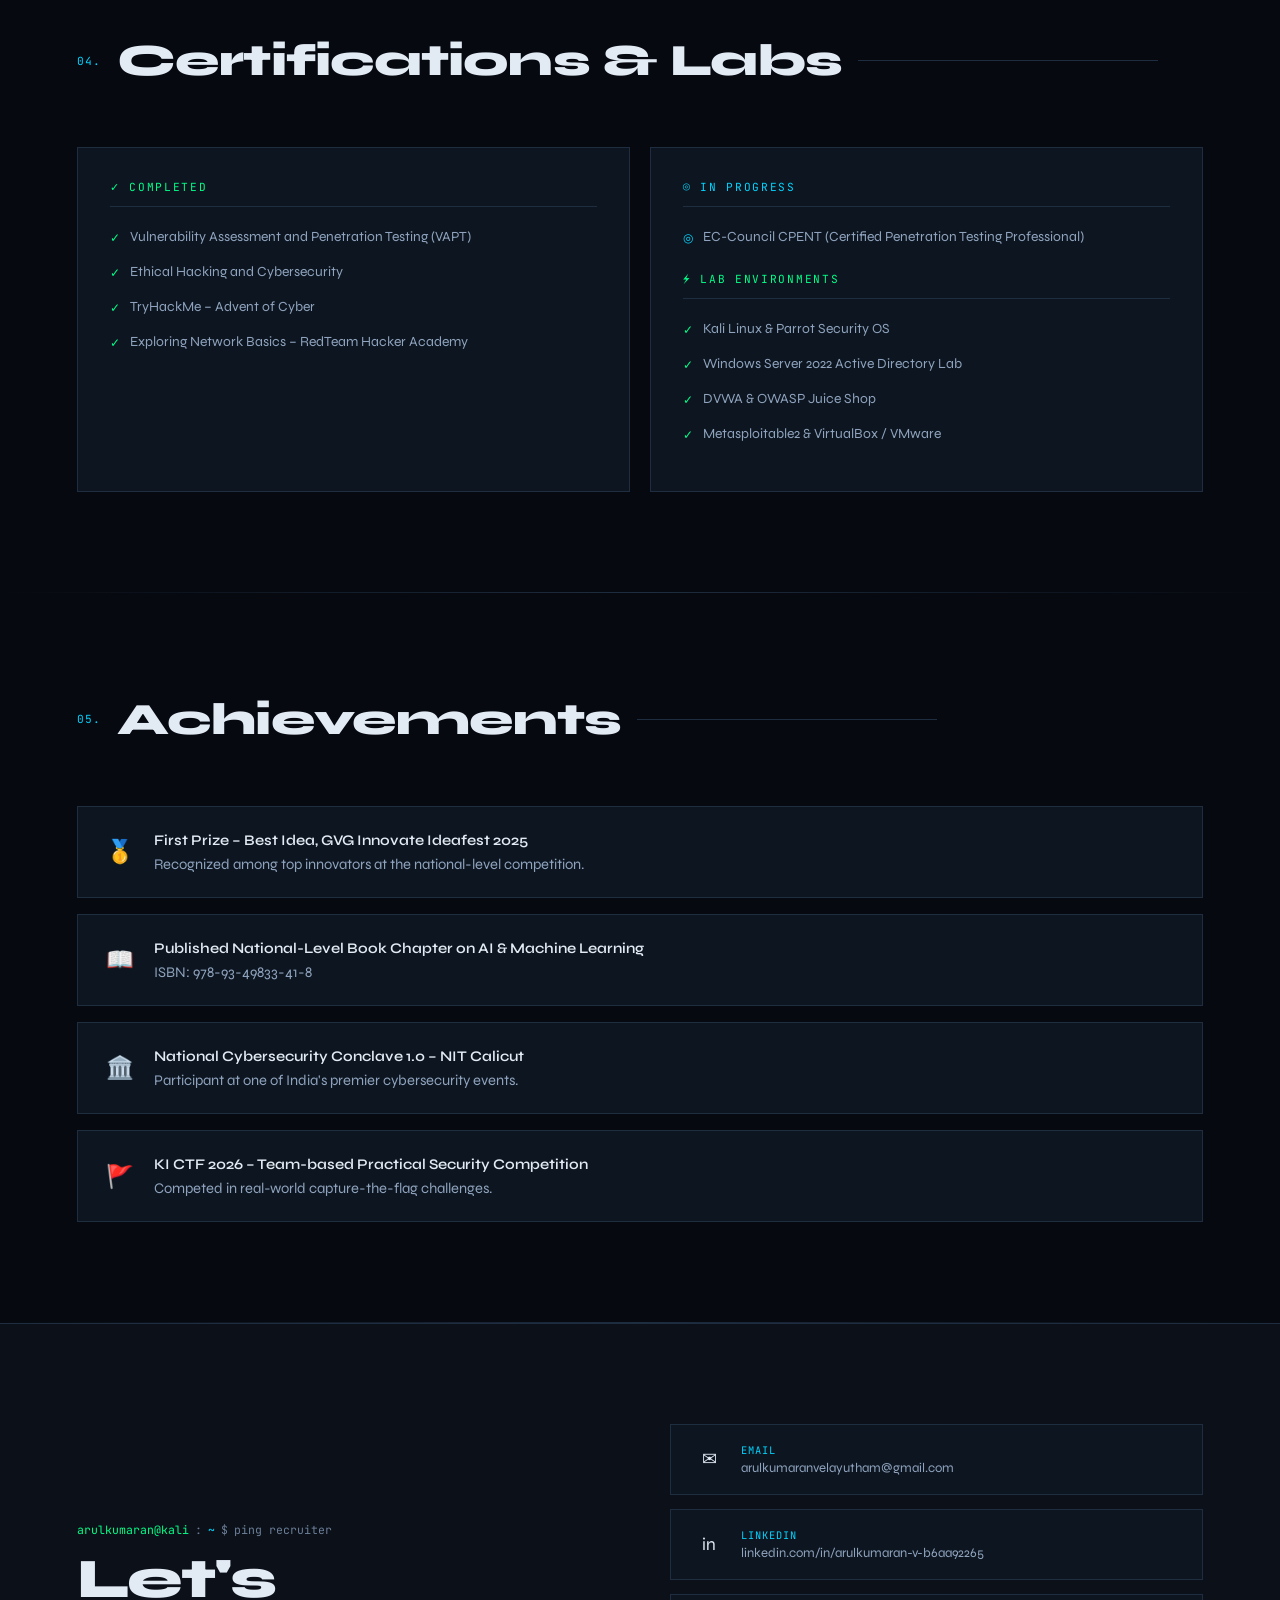
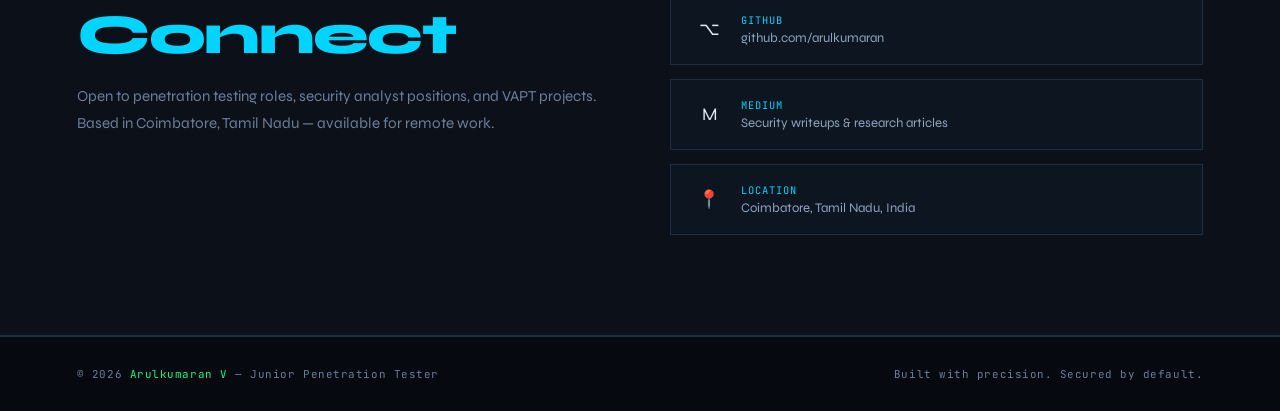
<file: arulkumaran-portfolio.html>
<!DOCTYPE html>
<html lang="en">
<head>
<meta charset="UTF-8">
<meta name="viewport" content="width=device-width, initial-scale=1.0">
<title>Arulkumaran V — Penetration Tester</title>
<link href="https://fonts.googleapis.com/css2?family=JetBrains+Mono:wght@300;400;500;700&family=Syne:wght@400;500;700;800&display=swap" rel="stylesheet">
<style>
:root {
  --bg: #060910;
  --bg2: #0c1018;
  --bg3: #111827;
  --border: #1e2d40;
  --accent: #00d4ff;
  --accent2: #00ff88;
  --accent3: #ff6b35;
  --text: #e2eaf4;
  --muted: #6b7f99;
  --card: #0d1620;
}

* { margin: 0; padding: 0; box-sizing: border-box; scroll-behavior: smooth; }

body {
  background: var(--bg);
  color: var(--text);
  font-family: 'Syne', sans-serif;
  overflow-x: hidden;
}

/* Scanline overlay */
body::before {
  content: '';
  position: fixed;
  inset: 0;
  background: repeating-linear-gradient(0deg, transparent, transparent 2px, rgba(0,212,255,0.012) 2px, rgba(0,212,255,0.012) 4px);
  pointer-events: none;
  z-index: 9999;
}

/* Grid noise background */
body::after {
  content: '';
  position: fixed;
  inset: 0;
  background-image: radial-gradient(circle at 20% 20%, rgba(0,212,255,0.06) 0%, transparent 50%), radial-gradient(circle at 80% 80%, rgba(0,255,136,0.04) 0%, transparent 50%);
  pointer-events: none;
  z-index: 0;
}

/* NAV */
nav {
  position: fixed;
  top: 0; width: 100%;
  z-index: 1000;
  padding: 18px 6%;
  display: flex;
  justify-content: space-between;
  align-items: center;
  background: rgba(6,9,16,0.85);
  backdrop-filter: blur(20px);
  border-bottom: 1px solid var(--border);
}

.nav-logo {
  font-family: 'JetBrains Mono', monospace;
  font-size: 0.85rem;
  color: var(--accent);
  letter-spacing: 0.05em;
}

.nav-logo span { color: var(--accent2); }

.nav-links {
  display: flex;
  list-style: none;
  gap: 32px;
}

.nav-links a {
  font-family: 'JetBrains Mono', monospace;
  font-size: 0.72rem;
  color: var(--muted);
  text-decoration: none;
  letter-spacing: 0.1em;
  text-transform: uppercase;
  transition: color 0.2s;
  position: relative;
}

.nav-links a::before {
  content: '//';
  color: var(--accent);
  margin-right: 4px;
  opacity: 0;
  transition: opacity 0.2s;
}

.nav-links a:hover { color: var(--text); }
.nav-links a:hover::before { opacity: 1; }

/* HERO */
.hero {
  min-height: 100vh;
  display: flex;
  align-items: center;
  padding: 100px 6% 60px;
  position: relative;
  z-index: 1;
}

.hero-inner {
  max-width: 900px;
}

.hero-tag {
  font-family: 'JetBrains Mono', monospace;
  font-size: 0.75rem;
  color: var(--accent2);
  letter-spacing: 0.2em;
  text-transform: uppercase;
  margin-bottom: 24px;
  display: flex;
  align-items: center;
  gap: 10px;
}

.hero-tag::before {
  content: '';
  display: inline-block;
  width: 40px; height: 1px;
  background: var(--accent2);
}

.hero h1 {
  font-size: clamp(3rem, 8vw, 6.5rem);
  font-weight: 800;
  line-height: 0.95;
  letter-spacing: -0.03em;
  margin-bottom: 20px;
}

.hero h1 .name-line {
  display: block;
}

.hero h1 .highlight {
  color: transparent;
  -webkit-text-stroke: 1.5px var(--accent);
  position: relative;
}

.hero-subtitle {
  font-family: 'JetBrains Mono', monospace;
  font-size: 0.9rem;
  color: var(--muted);
  margin-bottom: 32px;
  display: flex;
  align-items: center;
  gap: 8px;
  flex-wrap: wrap;
}

.hero-subtitle .pipe { color: var(--border); }
.hero-subtitle .role { color: var(--accent); }

.hero-bio {
  font-size: 1.05rem;
  color: #8fa3be;
  line-height: 1.8;
  max-width: 620px;
  margin-bottom: 44px;
  font-weight: 400;
}

.hero-cta {
  display: flex;
  gap: 16px;
  flex-wrap: wrap;
}

.btn-primary {
  padding: 14px 32px;
  background: var(--accent);
  color: #000;
  text-decoration: none;
  font-family: 'JetBrains Mono', monospace;
  font-size: 0.78rem;
  font-weight: 700;
  letter-spacing: 0.1em;
  text-transform: uppercase;
  border-radius: 3px;
  transition: all 0.2s;
}

.btn-primary:hover {
  background: var(--accent2);
  transform: translateY(-2px);
}

.btn-outline {
  padding: 14px 32px;
  background: transparent;
  color: var(--text);
  text-decoration: none;
  font-family: 'JetBrains Mono', monospace;
  font-size: 0.78rem;
  letter-spacing: 0.1em;
  text-transform: uppercase;
  border-radius: 3px;
  border: 1px solid var(--border);
  transition: all 0.2s;
}

.btn-outline:hover {
  border-color: var(--accent);
  color: var(--accent);
}

/* Floating stats */
.hero-stats {
  position: absolute;
  right: 6%;
  top: 50%;
  transform: translateY(-50%);
  display: flex;
  flex-direction: column;
  gap: 20px;
}

.stat-box {
  background: var(--card);
  border: 1px solid var(--border);
  border-left: 3px solid var(--accent);
  padding: 18px 24px;
  min-width: 160px;
}

.stat-box .num {
  font-size: 2.2rem;
  font-weight: 800;
  color: var(--accent);
  line-height: 1;
  font-family: 'JetBrains Mono', monospace;
}

.stat-box .label {
  font-size: 0.68rem;
  color: var(--muted);
  text-transform: uppercase;
  letter-spacing: 0.12em;
  margin-top: 4px;
}

.stat-box:nth-child(2) { border-left-color: var(--accent2); }
.stat-box:nth-child(2) .num { color: var(--accent2); }
.stat-box:nth-child(3) { border-left-color: var(--accent3); }
.stat-box:nth-child(3) .num { color: var(--accent3); }

/* SECTIONS */
section {
  padding: 100px 6%;
  position: relative;
  z-index: 1;
}

.section-header {
  display: flex;
  align-items: center;
  gap: 16px;
  margin-bottom: 60px;
}

.section-num {
  font-family: 'JetBrains Mono', monospace;
  font-size: 0.7rem;
  color: var(--accent);
  letter-spacing: 0.1em;
}

.section-title {
  font-size: clamp(1.8rem, 4vw, 2.8rem);
  font-weight: 800;
  letter-spacing: -0.02em;
}

.section-line {
  flex: 1;
  height: 1px;
  background: var(--border);
  max-width: 300px;
}

/* SKILLS */
.skills-grid {
  display: grid;
  grid-template-columns: repeat(auto-fit, minmax(260px, 1fr));
  gap: 1px;
  background: var(--border);
  border: 1px solid var(--border);
}

.skill-cell {
  background: var(--card);
  padding: 28px;
  transition: background 0.2s;
  position: relative;
  overflow: hidden;
}

.skill-cell::before {
  content: '';
  position: absolute;
  top: 0; left: 0;
  width: 3px; height: 0;
  background: var(--accent);
  transition: height 0.3s;
}

.skill-cell:hover::before { height: 100%; }
.skill-cell:hover { background: var(--bg3); }

.skill-cell:nth-child(2)::before { background: var(--accent2); }
.skill-cell:nth-child(3)::before { background: var(--accent3); }
.skill-cell:nth-child(4)::before { background: #a78bfa; }
.skill-cell:nth-child(5)::before { background: #fb923c; }
.skill-cell:nth-child(6)::before { background: var(--accent2); }

.skill-icon {
  font-size: 1.4rem;
  margin-bottom: 14px;
}

.skill-cell h3 {
  font-size: 0.8rem;
  font-weight: 700;
  text-transform: uppercase;
  letter-spacing: 0.12em;
  color: var(--accent);
  margin-bottom: 12px;
  font-family: 'JetBrains Mono', monospace;
}

.skill-cell:nth-child(2) h3 { color: var(--accent2); }
.skill-cell:nth-child(3) h3 { color: var(--accent3); }
.skill-cell:nth-child(4) h3 { color: #a78bfa; }
.skill-cell:nth-child(5) h3 { color: #fb923c; }
.skill-cell:nth-child(6) h3 { color: var(--accent2); }

.skill-tags {
  display: flex;
  flex-wrap: wrap;
  gap: 6px;
}

.tag {
  font-family: 'JetBrains Mono', monospace;
  font-size: 0.65rem;
  padding: 4px 10px;
  background: rgba(255,255,255,0.04);
  border: 1px solid var(--border);
  border-radius: 2px;
  color: #8fa3be;
  letter-spacing: 0.05em;
}

/* EXPERIENCE */
.exp-block {
  background: var(--card);
  border: 1px solid var(--border);
  padding: 40px;
  position: relative;
  overflow: hidden;
}

.exp-block::before {
  content: '';
  position: absolute;
  top: 0; left: 0;
  width: 100%; height: 3px;
  background: linear-gradient(90deg, var(--accent), var(--accent2));
}

.exp-header {
  display: flex;
  justify-content: space-between;
  align-items: flex-start;
  margin-bottom: 28px;
  flex-wrap: wrap;
  gap: 12px;
}

.exp-title {
  font-size: 1.3rem;
  font-weight: 700;
  letter-spacing: -0.01em;
}

.exp-company {
  color: var(--accent);
  font-family: 'JetBrains Mono', monospace;
  font-size: 0.78rem;
  margin-top: 6px;
}

.exp-period {
  font-family: 'JetBrains Mono', monospace;
  font-size: 0.72rem;
  color: var(--muted);
  background: rgba(0,212,255,0.06);
  border: 1px solid rgba(0,212,255,0.15);
  padding: 6px 14px;
  border-radius: 2px;
  white-space: nowrap;
}

.exp-list {
  list-style: none;
  display: flex;
  flex-direction: column;
  gap: 12px;
}

.exp-list li {
  font-size: 0.92rem;
  color: #8fa3be;
  line-height: 1.7;
  padding-left: 20px;
  position: relative;
}

.exp-list li::before {
  content: '▸';
  position: absolute;
  left: 0;
  color: var(--accent);
  font-size: 0.8rem;
}

.exp-list li strong {
  color: var(--text);
  font-weight: 500;
}

/* PROJECTS */
.projects-grid {
  display: grid;
  grid-template-columns: repeat(auto-fit, minmax(300px, 1fr));
  gap: 20px;
}

.project-card {
  background: var(--card);
  border: 1px solid var(--border);
  padding: 32px;
  transition: all 0.3s;
  position: relative;
  overflow: hidden;
  cursor: default;
}

.project-card::after {
  content: '';
  position: absolute;
  bottom: 0; right: 0;
  width: 60px; height: 60px;
  background: var(--accent);
  opacity: 0.03;
  border-radius: 50% 0 0 0;
  transition: all 0.3s;
}

.project-card:hover {
  border-color: rgba(0,212,255,0.3);
  transform: translateY(-4px);
}

.project-card:hover::after {
  width: 120px; height: 120px;
  opacity: 0.06;
}

.project-num {
  font-family: 'JetBrains Mono', monospace;
  font-size: 0.65rem;
  color: var(--accent);
  letter-spacing: 0.15em;
  margin-bottom: 16px;
  opacity: 0.6;
}

.project-card h3 {
  font-size: 1rem;
  font-weight: 700;
  margin-bottom: 14px;
  line-height: 1.3;
}

.project-card p {
  font-size: 0.85rem;
  color: var(--muted);
  line-height: 1.7;
  margin-bottom: 20px;
}

.project-tech {
  display: flex;
  flex-wrap: wrap;
  gap: 6px;
}

/* CERTS */
.certs-grid {
  display: grid;
  grid-template-columns: 1fr 1fr;
  gap: 20px;
}

.cert-group {
  background: var(--card);
  border: 1px solid var(--border);
  padding: 32px;
}

.cert-group-title {
  font-family: 'JetBrains Mono', monospace;
  font-size: 0.7rem;
  text-transform: uppercase;
  letter-spacing: 0.15em;
  margin-bottom: 20px;
  padding-bottom: 12px;
  border-bottom: 1px solid var(--border);
}

.cert-group-title.completed { color: var(--accent2); }
.cert-group-title.inprogress { color: var(--accent); }

.cert-item {
  display: flex;
  align-items: flex-start;
  gap: 10px;
  margin-bottom: 14px;
  font-size: 0.87rem;
  color: #8fa3be;
  line-height: 1.5;
}

.cert-item::before {
  content: '✓';
  color: var(--accent2);
  font-size: 0.75rem;
  flex-shrink: 0;
  margin-top: 2px;
}

.cert-group .inprogress-item::before {
  content: '◎';
  color: var(--accent);
}

/* ACHIEVEMENTS */
.achieve-list {
  display: flex;
  flex-direction: column;
  gap: 16px;
}

.achieve-item {
  display: flex;
  align-items: center;
  gap: 20px;
  padding: 22px 28px;
  background: var(--card);
  border: 1px solid var(--border);
  transition: all 0.2s;
}

.achieve-item:hover {
  border-color: rgba(0,212,255,0.2);
  background: var(--bg3);
}

.achieve-icon {
  font-size: 1.4rem;
  flex-shrink: 0;
}

.achieve-item p {
  font-size: 0.92rem;
  color: #8fa3be;
  line-height: 1.5;
}

.achieve-item p strong {
  display: block;
  color: var(--text);
  font-weight: 600;
  margin-bottom: 2px;
}

/* CONTACT */
.contact-section {
  background: var(--bg2);
  border-top: 1px solid var(--border);
  border-bottom: 1px solid var(--border);
}

.contact-inner {
  display: grid;
  grid-template-columns: 1fr 1fr;
  gap: 60px;
  align-items: center;
}

.contact-text h2 {
  font-size: clamp(2rem, 5vw, 3.5rem);
  font-weight: 800;
  letter-spacing: -0.03em;
  line-height: 1;
  margin-bottom: 20px;
}

.contact-text h2 span { color: var(--accent); }

.contact-text p {
  color: var(--muted);
  font-size: 0.95rem;
  line-height: 1.8;
}

.contact-links {
  display: flex;
  flex-direction: column;
  gap: 14px;
}

.contact-link {
  display: flex;
  align-items: center;
  gap: 16px;
  padding: 18px 22px;
  background: var(--card);
  border: 1px solid var(--border);
  text-decoration: none;
  transition: all 0.2s;
  color: var(--text);
}

.contact-link:hover {
  border-color: var(--accent);
  background: rgba(0,212,255,0.04);
}

.contact-link-icon {
  font-size: 1.1rem;
  width: 32px;
  text-align: center;
}

.contact-link-text {
  font-size: 0.85rem;
}

.contact-link-text .cl-label {
  font-family: 'JetBrains Mono', monospace;
  font-size: 0.65rem;
  color: var(--accent);
  text-transform: uppercase;
  letter-spacing: 0.1em;
  display: block;
  margin-bottom: 2px;
}

.contact-link-text .cl-value {
  color: #8fa3be;
  font-size: 0.82rem;
}

/* FOOTER */
footer {
  padding: 30px 6%;
  border-top: 1px solid var(--border);
  display: flex;
  justify-content: space-between;
  align-items: center;
  z-index: 1;
  position: relative;
}

footer p {
  font-family: 'JetBrains Mono', monospace;
  font-size: 0.68rem;
  color: var(--muted);
  letter-spacing: 0.05em;
}

footer .footer-accent { color: var(--accent2); }

/* SCROLL TOP */
#scrollTop {
  position: fixed;
  bottom: 28px; right: 28px;
  width: 44px; height: 44px;
  background: var(--accent);
  color: #000;
  border: none;
  border-radius: 3px;
  font-size: 1.1rem;
  cursor: pointer;
  display: none;
  align-items: center;
  justify-content: center;
  z-index: 999;
  font-weight: 700;
  transition: all 0.2s;
}

#scrollTop:hover { background: var(--accent2); }

/* ANIMATIONS */
@keyframes fadeUp {
  from { opacity: 0; transform: translateY(30px); }
  to { opacity: 1; transform: translateY(0); }
}

@keyframes blink {
  0%, 100% { opacity: 1; }
  50% { opacity: 0; }
}

.cursor {
  display: inline-block;
  width: 3px; height: 0.85em;
  background: var(--accent);
  vertical-align: middle;
  animation: blink 1s infinite;
  margin-left: 4px;
}

.fade-in {
  opacity: 0;
  transform: translateY(24px);
  transition: opacity 0.7s ease, transform 0.7s ease;
}

.fade-in.visible {
  opacity: 1;
  transform: translateY(0);
}

/* Terminal prompt decoration */
.terminal-line {
  font-family: 'JetBrains Mono', monospace;
  font-size: 0.72rem;
  color: var(--muted);
  margin-bottom: 14px;
  display: flex;
  align-items: center;
  gap: 6px;
}

.terminal-line .prompt { color: var(--accent2); }
.terminal-line .path { color: var(--accent); }

/* DIVIDER */
.divider {
  width: 100%;
  height: 1px;
  background: linear-gradient(90deg, transparent, var(--border), transparent);
  margin: 0;
}

/* RESPONSIVE */
@media (max-width: 900px) {
  .hero-stats { display: none; }
  .certs-grid { grid-template-columns: 1fr; }
  .contact-inner { grid-template-columns: 1fr; gap: 40px; }
  .nav-links { display: none; }
}

@media (max-width: 600px) {
  nav { padding: 14px 5%; }
  section { padding: 70px 5%; }
  .hero { padding: 90px 5% 50px; }
  footer { flex-direction: column; gap: 8px; text-align: center; }
}
</style>
</head>
<body>

<!-- NAV -->
<nav>
  <div class="nav-logo">
    <span>root@</span>arulkumaran<span>:~#</span>
  </div>
  <ul class="nav-links">
    <li><a href="#skills">skills</a></li>
    <li><a href="#experience">experience</a></li>
    <li><a href="#projects">projects</a></li>
    <li><a href="#certs">certs</a></li>
    <li><a href="#contact">contact</a></li>
  </ul>
</nav>

<!-- HERO -->
<section class="hero">
  <div class="hero-inner">
    <div class="terminal-line">
      <span class="prompt">arulkumaran@kali</span>
      <span>:</span>
      <span class="path">~/security</span>
      <span>$</span>
      <span>whoami</span>
    </div>

    <div class="hero-tag">Junior Penetration Tester &amp; VAPT Analyst</div>

    <h1>
      <span class="name-line">ARUL</span>
      <span class="name-line highlight">KUMARAN V</span>
    </h1>

    <div class="hero-subtitle">
      <span class="role">Network Security</span>
      <span class="pipe">|</span>
      <span class="role">Web App Testing</span>
      <span class="pipe">|</span>
      <span class="role">Active Directory</span>
      <span class="pipe">|</span>
      <span class="role">OSINT</span>
    </div>

    <p class="hero-bio">
      Penetration tester with hands-on experience across network, web application, API, and Active Directory security assessments. I find vulnerabilities before attackers do — using Burp Suite, Metasploit, Nmap, and custom automation. Currently pursuing EC-Council CPENT.
    </p>

    <div class="hero-cta">
      <a href="#contact" class="btn-primary">Get In Touch</a>
      <a href="#projects" class="btn-outline">View Projects</a>
    </div>
  </div>

  <div class="hero-stats">
    <div class="stat-box">
      <div class="num">15+</div>
      <div class="label">Machines Assessed</div>
    </div>
    <div class="stat-box">
      <div class="num">3</div>
      <div class="label">Major Projects</div>
    </div>
    <div class="stat-box">
      <div class="num">1yr</div>
      <div class="label">Pro Experience</div>
    </div>
  </div>
</section>

<div class="divider"></div>

<!-- SKILLS -->
<section id="skills">
  <div class="section-header fade-in">
    <span class="section-num">01.</span>
    <h2 class="section-title">Core Skills</h2>
    <div class="section-line"></div>
  </div>

  <div class="skills-grid fade-in">
    <div class="skill-cell">
      <div class="skill-icon">🎯</div>
      <h3>Penetration Testing</h3>
      <div class="skill-tags">
        <span class="tag">Network Testing</span>
        <span class="tag">Web App Testing</span>
        <span class="tag">API Security</span>
        <span class="tag">Active Directory</span>
        <span class="tag">IoT Security</span>
        <span class="tag">PTES</span>
        <span class="tag">Red Team Basics</span>
      </div>
    </div>

    <div class="skill-cell">
      <div class="skill-icon">🛠️</div>
      <h3>Security Tools</h3>
      <div class="skill-tags">
        <span class="tag">Nmap</span>
        <span class="tag">Burp Suite</span>
        <span class="tag">Metasploit</span>
        <span class="tag">SQLMap</span>
        <span class="tag">Wireshark</span>
        <span class="tag">Nikto</span>
        <span class="tag">Nessus</span>
        <span class="tag">OpenVAS</span>
        <span class="tag">OWASP ZAP</span>
      </div>
    </div>

    <div class="skill-cell">
      <div class="skill-icon">🌐</div>
      <h3>Web Security</h3>
      <div class="skill-tags">
        <span class="tag">OWASP Top 10</span>
        <span class="tag">SQL Injection</span>
        <span class="tag">XSS</span>
        <span class="tag">IDOR</span>
        <span class="tag">Auth Bypass</span>
        <span class="tag">JWT Security</span>
      </div>
    </div>

    <div class="skill-cell">
      <div class="skill-icon">🔌</div>
      <h3>Network Security</h3>
      <div class="skill-tags">
        <span class="tag">Port Scanning</span>
        <span class="tag">SMB Enumeration</span>
        <span class="tag">Kerberos</span>
        <span class="tag">Firewall Evasion</span>
        <span class="tag">IDS/IPS</span>
      </div>
    </div>

    <div class="skill-cell">
      <div class="skill-icon">💀</div>
      <h3>Post Exploitation</h3>
      <div class="skill-tags">
        <span class="tag">Privilege Escalation</span>
        <span class="tag">Credential Dumping</span>
        <span class="tag">Persistence</span>
        <span class="tag">Pivoting</span>
        <span class="tag">MITRE ATT&CK</span>
      </div>
    </div>

    <div class="skill-cell">
      <div class="skill-icon">⚙️</div>
      <h3>Programming &amp; More</h3>
      <div class="skill-tags">
        <span class="tag">Python</span>
        <span class="tag">Flask</span>
        <span class="tag">Automation</span>
        <span class="tag">OSINT</span>
        <span class="tag">CVSS Scoring</span>
        <span class="tag">CVE Analysis</span>
        <span class="tag">Kali Linux</span>
      </div>
    </div>
  </div>
</section>

<div class="divider"></div>

<!-- EXPERIENCE -->
<section id="experience">
  <div class="section-header fade-in">
    <span class="section-num">02.</span>
    <h2 class="section-title">Experience</h2>
    <div class="section-line"></div>
  </div>

  <div class="exp-block fade-in">
    <div class="exp-header">
      <div>
        <div class="exp-title">Junior Penetration Tester</div>
        <div class="exp-company">@ Hackup Technology</div>
      </div>
      <div class="exp-period">Mar 2025 – Mar 2026</div>
    </div>

    <ul class="exp-list">
      <li>Performed network reconnaissance, port scanning, and service enumeration using <strong>Nmap</strong> across enterprise-like lab environments</li>
      <li>Conducted web application and API security assessments using <strong>Burp Suite, SQLMap</strong>, and manual testing — uncovering SQL Injection, XSS, IDOR, and authentication bypass flaws</li>
      <li>Assessed <strong>15+ vulnerable machines</strong> and applications, identifying critical OWASP Top 10 vulnerabilities and misconfigurations</li>
      <li>Performed <strong>CVE analysis</strong> and CVSS-based risk prioritization, producing actionable remediation reports</li>
      <li>Executed controlled exploitation and post-exploitation using <strong>Metasploit</strong> — including privilege escalation and credential dumping</li>
      <li>Analyzed network traffic with <strong>Wireshark</strong> to detect insecure protocols and anomalous patterns</li>
      <li>Conducted <strong>Active Directory</strong> security assessments on Windows Server environments — testing Kerberos and SMB misconfigurations</li>
    </ul>
  </div>
</section>

<div class="divider"></div>

<!-- PROJECTS -->
<section id="projects">
  <div class="section-header fade-in">
    <span class="section-num">03.</span>
    <h2 class="section-title">Projects</h2>
    <div class="section-line"></div>
  </div>

  <div class="projects-grid fade-in">
    <div class="project-card">
      <div class="project-num">PROJECT_01</div>
      <h3>Advanced Multi-Vector Cyberattack Simulation</h3>
      <p>Simulated coordinated cyberattacks including wireless deauthentication, Evil Twin phishing, DNS spoofing, ARP poisoning, SSL stripping, and ransomware behavior analysis.</p>
      <div class="project-tech">
        <span class="tag">ESP8266</span>
        <span class="tag">Bettercap</span>
        <span class="tag">Infection Monkey</span>
        <span class="tag">Wireless</span>
      </div>
    </div>

    <div class="project-card">
      <div class="project-num">PROJECT_02</div>
      <h3>Automated Network &amp; Web Security Assessment Framework</h3>
      <p>Built an automated security assessment framework integrating Nmap scanning, service fingerprinting, vulnerability detection, and professional report generation.</p>
      <div class="project-tech">
        <span class="tag">Python</span>
        <span class="tag">Nmap</span>
        <span class="tag">Automation</span>
        <span class="tag">Reporting</span>
      </div>
    </div>

    <div class="project-card">
      <div class="project-num">PROJECT_03</div>
      <h3>AI-Powered VAPT Assistant</h3>
      <p>Developed a Flask-based AI assistant integrating Nmap, Nikto, CVE/CVSS mapping, and Groq LLM API for guided, intelligent penetration testing workflows.</p>
      <div class="project-tech">
        <span class="tag">Flask</span>
        <span class="tag">Python</span>
        <span class="tag">Groq LLM</span>
        <span class="tag">Nikto</span>
        <span class="tag">AI</span>
      </div>
    </div>
  </div>
</section>

<div class="divider"></div>

<!-- CERTS + LABS -->
<section id="certs">
  <div class="section-header fade-in">
    <span class="section-num">04.</span>
    <h2 class="section-title">Certifications &amp; Labs</h2>
    <div class="section-line"></div>
  </div>

  <div class="certs-grid fade-in">
    <div class="cert-group">
      <div class="cert-group-title completed">✓ Completed</div>
      <div class="cert-item">Vulnerability Assessment and Penetration Testing (VAPT)</div>
      <div class="cert-item">Ethical Hacking and Cybersecurity</div>
      <div class="cert-item">TryHackMe – Advent of Cyber</div>
      <div class="cert-item">Exploring Network Basics – RedTeam Hacker Academy</div>
    </div>

    <div class="cert-group">
      <div class="cert-group-title inprogress">◎ In Progress</div>
      <div class="cert-item inprogress-item">EC-Council CPENT (Certified Penetration Testing Professional)</div>

      <div class="cert-group-title completed" style="margin-top: 24px;">⚡ Lab Environments</div>
      <div class="cert-item">Kali Linux &amp; Parrot Security OS</div>
      <div class="cert-item">Windows Server 2022 Active Directory Lab</div>
      <div class="cert-item">DVWA &amp; OWASP Juice Shop</div>
      <div class="cert-item">Metasploitable2 &amp; VirtualBox / VMware</div>
    </div>
  </div>
</section>

<div class="divider"></div>

<!-- ACHIEVEMENTS -->
<section>
  <div class="section-header fade-in">
    <span class="section-num">05.</span>
    <h2 class="section-title">Achievements</h2>
    <div class="section-line"></div>
  </div>

  <div class="achieve-list fade-in">
    <div class="achieve-item">
      <div class="achieve-icon">🥇</div>
      <p>
        <strong>First Prize – Best Idea, GVG Innovate Ideafest 2025</strong>
        Recognized among top innovators at the national-level competition.
      </p>
    </div>
    <div class="achieve-item">
      <div class="achieve-icon">📖</div>
      <p>
        <strong>Published National-Level Book Chapter on AI &amp; Machine Learning</strong>
        ISBN: 978-93-49833-41-8
      </p>
    </div>
    <div class="achieve-item">
      <div class="achieve-icon">🏛️</div>
      <p>
        <strong>National Cybersecurity Conclave 1.0 – NIT Calicut</strong>
        Participant at one of India's premier cybersecurity events.
      </p>
    </div>
    <div class="achieve-item">
      <div class="achieve-icon">🚩</div>
      <p>
        <strong>KI CTF 2026 – Team-based Practical Security Competition</strong>
        Competed in real-world capture-the-flag challenges.
      </p>
    </div>
  </div>
</section>

<div class="divider"></div>

<!-- CONTACT -->
<section id="contact" class="contact-section">
  <div class="contact-inner fade-in">
    <div class="contact-text">
      <div class="terminal-line">
        <span class="prompt">arulkumaran@kali</span><span>:</span><span class="path">~</span><span>$</span><span>ping recruiter</span>
      </div>
      <h2>Let's <span>Connect</span></h2>
      <p>Open to penetration testing roles, security analyst positions, and VAPT projects. Based in Coimbatore, Tamil Nadu — available for remote work.</p>
    </div>

    <div class="contact-links">
      <a href="mailto:arulkumaranvelayutham@gmail.com" class="contact-link">
        <div class="contact-link-icon">✉</div>
        <div class="contact-link-text">
          <span class="cl-label">Email</span>
          <span class="cl-value">arulkumaranvelayutham@gmail.com</span>
        </div>
      </a>

      <a href="https://www.linkedin.com/in/arulkumaran-v-b6aa92265" target="_blank" class="contact-link">
        <div class="contact-link-icon">in</div>
        <div class="contact-link-text">
          <span class="cl-label">LinkedIn</span>
          <span class="cl-value">linkedin.com/in/arulkumaran-v-b6aa92265</span>
        </div>
      </a>

      <a href="https://github.com" target="_blank" class="contact-link">
        <div class="contact-link-icon">⌥</div>
        <div class="contact-link-text">
          <span class="cl-label">GitHub</span>
          <span class="cl-value">github.com/arulkumaran</span>
        </div>
      </a>

      <a href="https://medium.com" target="_blank" class="contact-link">
        <div class="contact-link-icon">M</div>
        <div class="contact-link-text">
          <span class="cl-label">Medium</span>
          <span class="cl-value">Security writeups &amp; research articles</span>
        </div>
      </a>

      <div class="contact-link" style="cursor:default;">
        <div class="contact-link-icon">📍</div>
        <div class="contact-link-text">
          <span class="cl-label">Location</span>
          <span class="cl-value">Coimbatore, Tamil Nadu, India</span>
        </div>
      </div>
    </div>
  </div>
</section>

<!-- FOOTER -->
<footer>
  <p>© 2026 <span class="footer-accent">Arulkumaran V</span> — Junior Penetration Tester</p>
  <p>Built with precision. Secured by default.</p>
</footer>

<button id="scrollTop" title="Back to top">↑</button>

<script>
// Scroll animations
const fadeEls = document.querySelectorAll('.fade-in');
const observer = new IntersectionObserver((entries) => {
  entries.forEach((e, i) => {
    if (e.isIntersecting) {
      setTimeout(() => e.target.classList.add('visible'), i * 80);
    }
  });
}, { threshold: 0.1 });
fadeEls.forEach(el => observer.observe(el));

// Scroll top button
const btn = document.getElementById('scrollTop');
window.addEventListener('scroll', () => {
  btn.style.display = window.scrollY > 400 ? 'flex' : 'none';
});
btn.onclick = () => window.scrollTo({ top: 0, behavior: 'smooth' });
</script>

</body>
</html>
</file>
